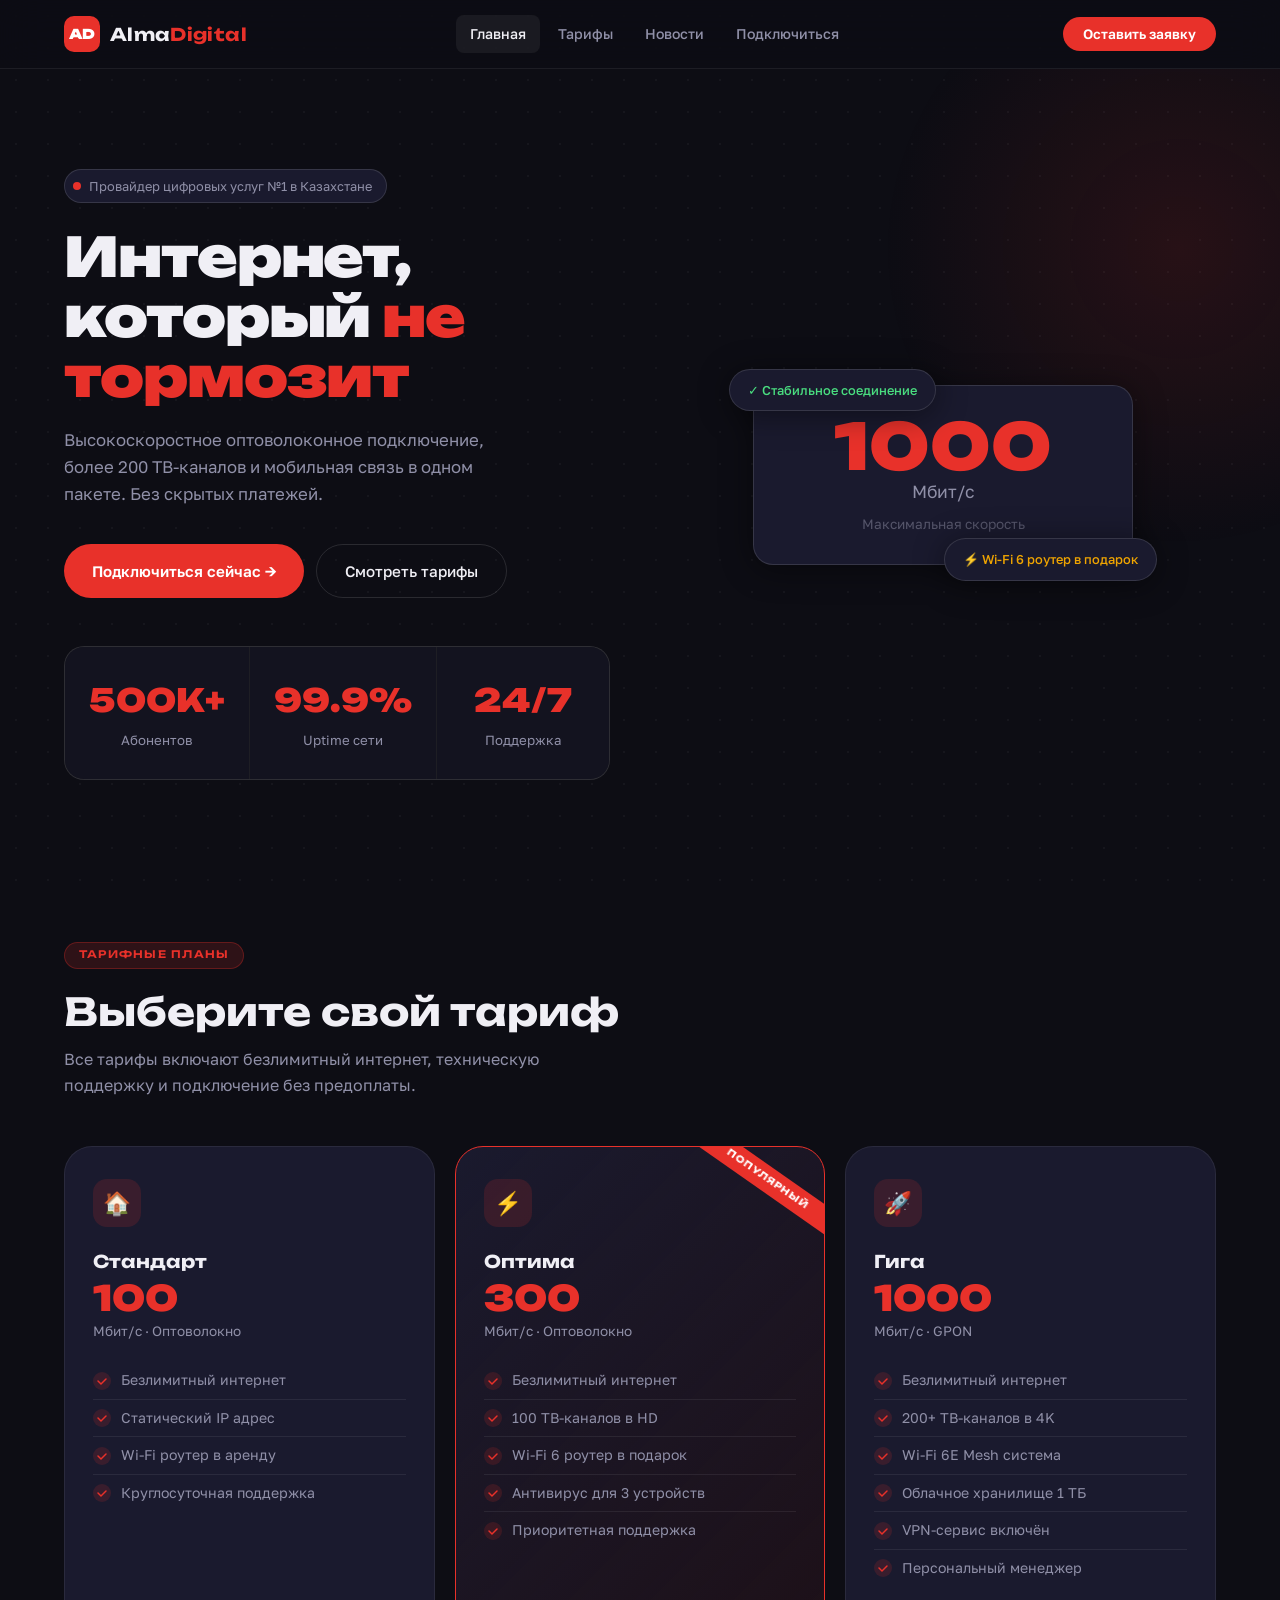
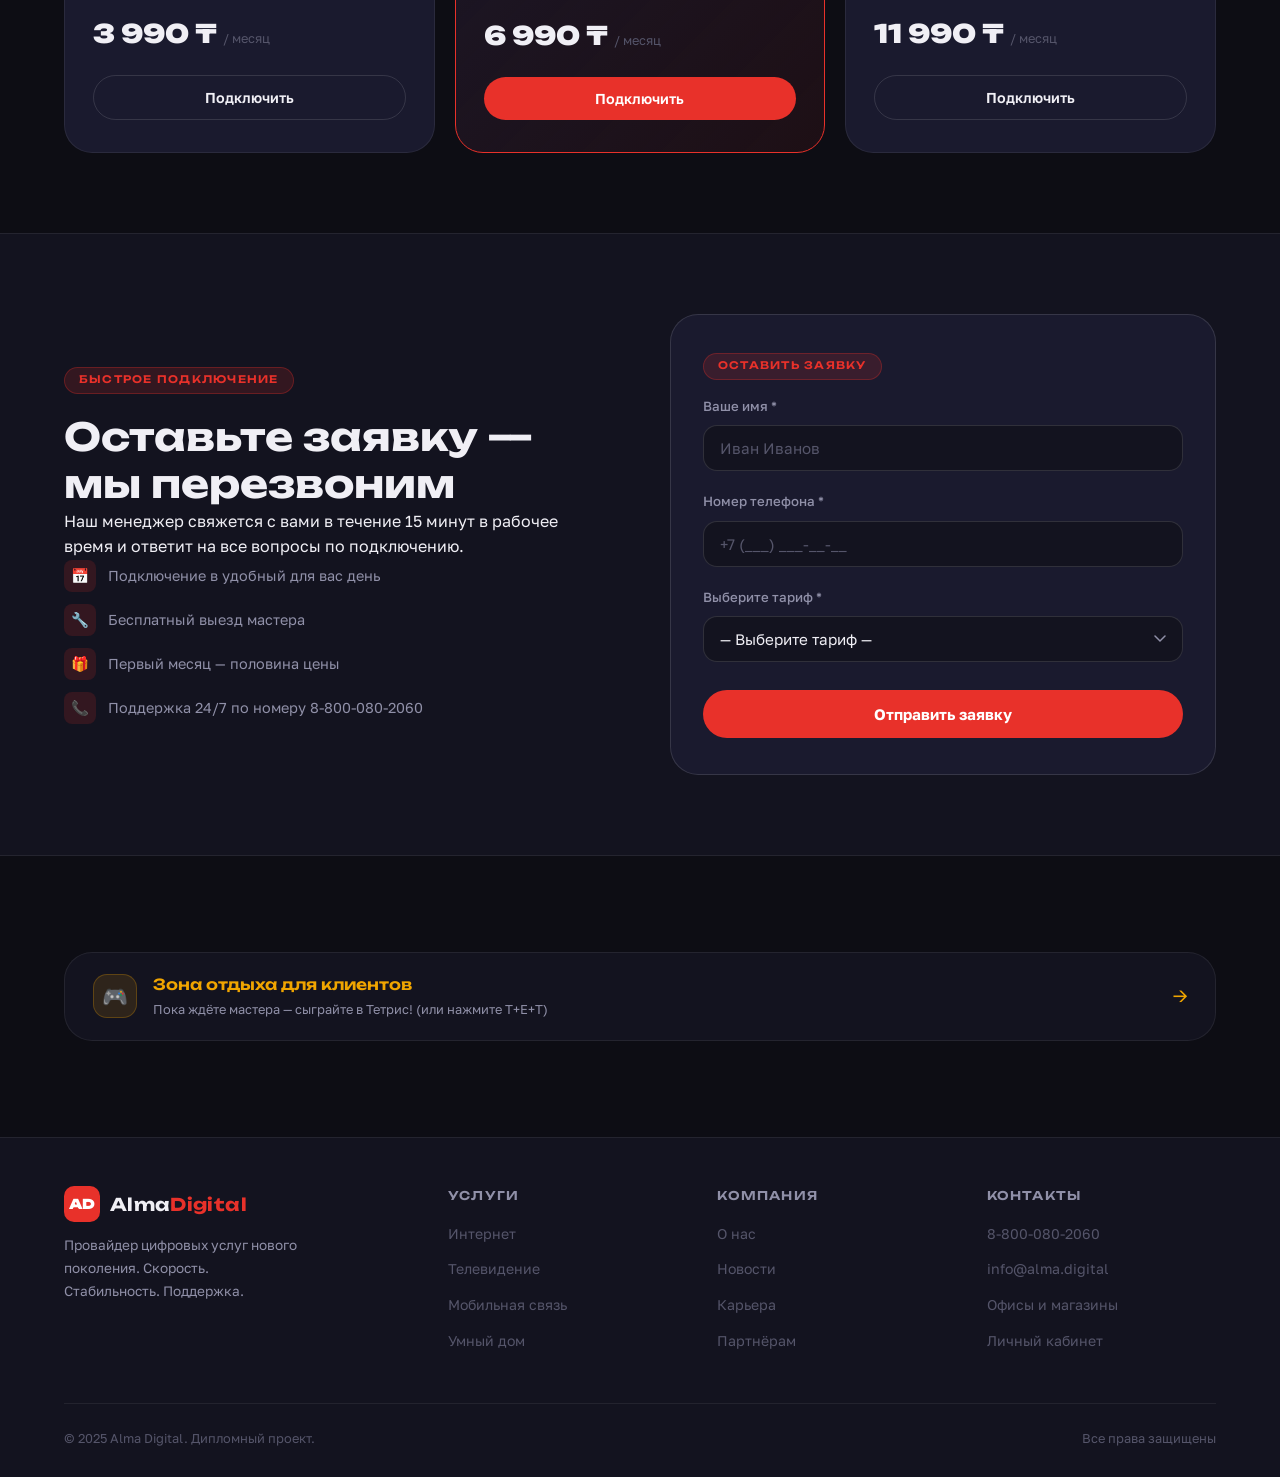
<file: index.html>
<!DOCTYPE html>
<html lang="ru">
<head>
  <meta charset="UTF-8" />
  <meta name="viewport" content="width=device-width, initial-scale=1.0" />
  <title>Alma Digital — Интернет и ТВ нового поколения</title>
  <link rel="stylesheet" href="/static/style.css" />
</head>
<body>

<!-- Прогресс-бар прокрутки -->
<div id="page-progress" style="width:0%"></div>

<!-- ═══════════════════════════════════════════
     ШАПКА
═══════════════════════════════════════════ -->
<header class="header">
  <div class="container">
    <div class="header-inner">
      <!-- Логотип -->
      <a href="/" class="logo">
        <div class="logo-mark">AD</div>
        <span class="logo-text">Alma<span>Digital</span></span>
      </a>

      <!-- Навигация -->
      <nav class="nav">
        <a href="/" class="active">Главная</a>
        <a href="#plans">Тарифы</a>
        <a href="/news">Новости</a>
        <a href="#order">Подключиться</a>
      </nav>

      <!-- CTA-кнопка -->
      <button class="header-cta" onclick="scrollToOrder()">Оставить заявку</button>
    </div>
  </div>
</header>


<!-- ═══════════════════════════════════════════
     HERO
═══════════════════════════════════════════ -->
<section class="hero">
  <div class="container">
    <div class="hero-inner">

      <div class="fade-in">
        <div class="hero-label">
          <span class="hero-label-dot"></span>
          Провайдер цифровых услуг №1 в Казахстане
        </div>

        <h1>Интернет,<br>который <em>не тормозит</em></h1>

        <p class="hero-desc">
          Высокоскоростное оптоволоконное подключение, более 200 ТВ-каналов
          и мобильная связь в одном пакете. Без скрытых платежей.
        </p>

        <div class="hero-actions">
          <button class="btn-primary" onclick="scrollToOrder()">
            Подключиться сейчас →
          </button>
          <a href="#plans" class="btn-secondary">Смотреть тарифы</a>
        </div>

        <!-- Статистика -->
        <div class="stats-row">
          <div class="stat-item">
            <div class="stat-num">500K+</div>
            <div class="stat-label">Абонентов</div>
          </div>
          <div class="stat-item">
            <div class="stat-num">99.9%</div>
            <div class="stat-label">Uptime сети</div>
          </div>
          <div class="stat-item">
            <div class="stat-num">24/7</div>
            <div class="stat-label">Поддержка</div>
          </div>
        </div>
      </div>

      <!-- Визуальная часть Hero -->
      <div class="hero-visual fade-in fade-in-delay-2">
        <div class="hero-card-stack">
          <div class="floating-pill top-left">✓ Стабильное соединение</div>
          <div class="speed-badge">
            <div class="speed-num">1000</div>
            <div class="speed-unit">Мбит/с</div>
            <div class="speed-label">Максимальная скорость</div>
          </div>
          <div class="floating-pill bottom-right">⚡ Wi-Fi 6 роутер в подарок</div>
        </div>
      </div>

    </div>
  </div>
</section>


<!-- ═══════════════════════════════════════════
     ТАРИФЫ
═══════════════════════════════════════════ -->
<section class="section" id="plans">
  <div class="container">
    <div class="tag">Тарифные планы</div>
    <h2 class="section-title">Выберите свой тариф</h2>
    <p class="section-subtitle">
      Все тарифы включают безлимитный интернет, техническую поддержку и подключение без предоплаты.
    </p>

    <div class="plans-grid">

      <!-- Тариф: Стандарт -->
      <div class="plan-card fade-in fade-in-delay-1">
        <div class="plan-icon">🏠</div>
        <div class="plan-name">Стандарт</div>
        <div class="plan-speed">100</div>
        <div class="plan-speed-unit">Мбит/с · Оптоволокно</div>
        <ul class="plan-features">
          <li>Безлимитный интернет</li>
          <li>Статический IP адрес</li>
          <li>Wi-Fi роутер в аренду</li>
          <li>Круглосуточная поддержка</li>
        </ul>
        <div class="plan-price">3 990 ₸ <small>/ месяц</small></div>
        <button class="plan-btn plan-btn-outline" onclick="openOrder('Стандарт 100 Мбит/с')">Подключить</button>
      </div>

      <!-- Тариф: Оптима (рекомендуемый) -->
      <div class="plan-card featured fade-in fade-in-delay-2">
        <div class="plan-icon">⚡</div>
        <div class="plan-name">Оптима</div>
        <div class="plan-speed">300</div>
        <div class="plan-speed-unit">Мбит/с · Оптоволокно</div>
        <ul class="plan-features">
          <li>Безлимитный интернет</li>
          <li>100 ТВ-каналов в HD</li>
          <li>Wi-Fi 6 роутер в подарок</li>
          <li>Антивирус для 3 устройств</li>
          <li>Приоритетная поддержка</li>
        </ul>
        <div class="plan-price">6 990 ₸ <small>/ месяц</small></div>
        <button class="plan-btn plan-btn-filled" onclick="openOrder('Оптима 300 Мбит/с')">Подключить</button>
      </div>

      <!-- Тариф: Гига -->
      <div class="plan-card fade-in fade-in-delay-3">
        <div class="plan-icon">🚀</div>
        <div class="plan-name">Гига</div>
        <div class="plan-speed">1000</div>
        <div class="plan-speed-unit">Мбит/с · GPON</div>
        <ul class="plan-features">
          <li>Безлимитный интернет</li>
          <li>200+ ТВ-каналов в 4K</li>
          <li>Wi-Fi 6E Mesh система</li>
          <li>Облачное хранилище 1 ТБ</li>
          <li>VPN-сервис включён</li>
          <li>Персональный менеджер</li>
        </ul>
        <div class="plan-price">11 990 ₸ <small>/ месяц</small></div>
        <button class="plan-btn plan-btn-outline" onclick="openOrder('Гига 1000 Мбит/с')">Подключить</button>
      </div>

    </div>
  </div>
</section>


<!-- ═══════════════════════════════════════════
     ФОРМА ЗАЯВКИ
═══════════════════════════════════════════ -->
<section class="section order-section" id="order">
  <div class="container">
    <div class="order-inner">

      <!-- Информационная часть -->
      <div>
        <div class="tag">Быстрое подключение</div>
        <h2 class="order-info"><span class="section-title">Оставьте заявку —<br>мы перезвоним</span></h2>
        <p>Наш менеджер свяжется с вами в течение 15 минут в рабочее время и ответит на все вопросы по подключению.</p>
        <ul class="order-perks">
          <li>
            <div class="perk-icon">📅</div>
            Подключение в удобный для вас день
          </li>
          <li>
            <div class="perk-icon">🔧</div>
            Бесплатный выезд мастера
          </li>
          <li>
            <div class="perk-icon">🎁</div>
            Первый месяц — половина цены
          </li>
          <li>
            <div class="perk-icon">📞</div>
            Поддержка 24/7 по номеру 8-800-080-2060
          </li>
        </ul>
      </div>

      <!-- Форма -->
      <div class="order-form" id="orderForm">
        <div class="tag" style="margin-bottom:16px">Оставить заявку</div>

        <div class="form-group">
          <label for="clientName">Ваше имя *</label>
          <input type="text" id="clientName" class="form-control" placeholder="Иван Иванов" required />
        </div>

        <div class="form-group">
          <label for="clientPhone">Номер телефона *</label>
          <input type="tel" id="clientPhone" class="form-control" placeholder="+7 (___) ___-__-__" required />
        </div>

        <div class="form-group">
          <label for="clientService">Выберите тариф *</label>
          <select id="clientService" class="form-control">
            <option value="">— Выберите тариф —</option>
            <option value="Стандарт 100 Мбит/с">Стандарт · 100 Мбит/с · 3 990 ₸</option>
            <option value="Оптима 300 Мбит/с">Оптима · 300 Мбит/с · 6 990 ₸</option>
            <option value="Гига 1000 Мбит/с">Гига · 1 Гбит/с · 11 990 ₸</option>
            <option value="Уточнить у менеджера">Помогите выбрать</option>
          </select>
        </div>

        <button class="form-submit" id="submitBtn" onclick="submitOrder()">
          Отправить заявку
        </button>

        <div class="form-alert" id="formAlert"></div>
      </div>

    </div>
  </div>
</section>


<!-- ═══════════════════════════════════════════
     ЗОНА ОТДЫХА — ТЕТРИС (ПАСХАЛКА)
═══════════════════════════════════════════ -->
<section class="section-sm">
  <div class="container">

    <!-- Плашка-триггер -->
    <div class="game-trigger-bar" id="gameTrigger" onclick="openTetris()">
      <div class="game-trigger-left">
        <div class="game-trigger-icon">🎮</div>
        <div>
          <div class="game-trigger-title">Зона отдыха для клиентов</div>
          <div class="game-trigger-sub">Пока ждёте мастера — сыграйте в Тетрис! (или нажмите T+E+T)</div>
        </div>
      </div>
      <div class="game-trigger-arrow">→</div>
    </div>

  </div>
</section>


<!-- ═══════════════════════════════════════════
     МОДАЛЬНОЕ ОКНО С ТЕТРИСОМ
═══════════════════════════════════════════ -->
<div class="modal-overlay" id="tetrisModal">
  <div class="modal-box">
    <div class="modal-header">
      <div class="modal-title">🎮 Тетрис — Зона отдыха</div>
      <button class="modal-close" onclick="closeTetris()">✕</button>
    </div>

    <div class="tetris-layout">
      <!-- Игровое поле -->
      <canvas id="tetrisCanvas"></canvas>

      <!-- Боковая панель -->
      <div class="tetris-sidebar">
        <div class="t-panel">
          <div class="t-panel-label">Счёт</div>
          <div class="t-panel-val" id="tScore">0</div>
        </div>
        <div class="t-panel">
          <div class="t-panel-label">Уровень</div>
          <div class="t-panel-val" id="tLevel">1</div>
        </div>
        <div class="t-panel">
          <div class="t-panel-label">Линии</div>
          <div class="t-panel-val" id="tLines">0</div>
        </div>
        <div class="t-panel">
          <div class="t-panel-label">Следующая</div>
          <canvas id="nextCanvas"></canvas>
        </div>
        <button class="t-start-btn" id="tStartBtn" onclick="tetrisStart()">СТАРТ</button>
        <div class="t-hint">
          <b>← →</b> движение<br>
          <b>↑</b> поворот<br>
          <b>↓</b> ускорение<br>
          <b>Пробел</b> сброс
        </div>
      </div>
    </div>
  </div>
</div>


<!-- ═══════════════════════════════════════════
     ФУТЕР
═══════════════════════════════════════════ -->
<footer class="footer">
  <div class="container">
    <div class="footer-top">
      <div class="footer-brand">
        <a href="/" class="logo">
          <div class="logo-mark">AD</div>
          <span class="logo-text">Alma<span>Digital</span></span>
        </a>
        <p>Провайдер цифровых услуг нового поколения. Скорость. Стабильность. Поддержка.</p>
      </div>
      <div class="footer-col">
        <h4>Услуги</h4>
        <ul>
          <li><a href="#plans">Интернет</a></li>
          <li><a href="#plans">Телевидение</a></li>
          <li><a href="#plans">Мобильная связь</a></li>
          <li><a href="#plans">Умный дом</a></li>
        </ul>
      </div>
      <div class="footer-col">
        <h4>Компания</h4>
        <ul>
          <li><a href="#">О нас</a></li>
          <li><a href="/news">Новости</a></li>
          <li><a href="#">Карьера</a></li>
          <li><a href="#">Партнёрам</a></li>
        </ul>
      </div>
      <div class="footer-col">
        <h4>Контакты</h4>
        <ul>
          <li><a href="tel:88000802060">8-800-080-2060</a></li>
          <li><a href="mailto:info@alma.digital">info@alma.digital</a></li>
          <li><a href="#">Офисы и магазины</a></li>
          <li><a href="#">Личный кабинет</a></li>
        </ul>
      </div>
    </div>
    <div class="footer-bottom">
      <span class="footer-copy">© 2025 Alma Digital. Дипломный проект.</span>
      <span class="footer-copy">Все права защищены</span>
    </div>
  </div>
</footer>


<!-- ═══════════════════════════════════════════
     СКРИПТЫ
═══════════════════════════════════════════ -->
<script src="/static/script.js"></script>
<script src="/static/tetris.js"></script>

</body>
</html>
</file>
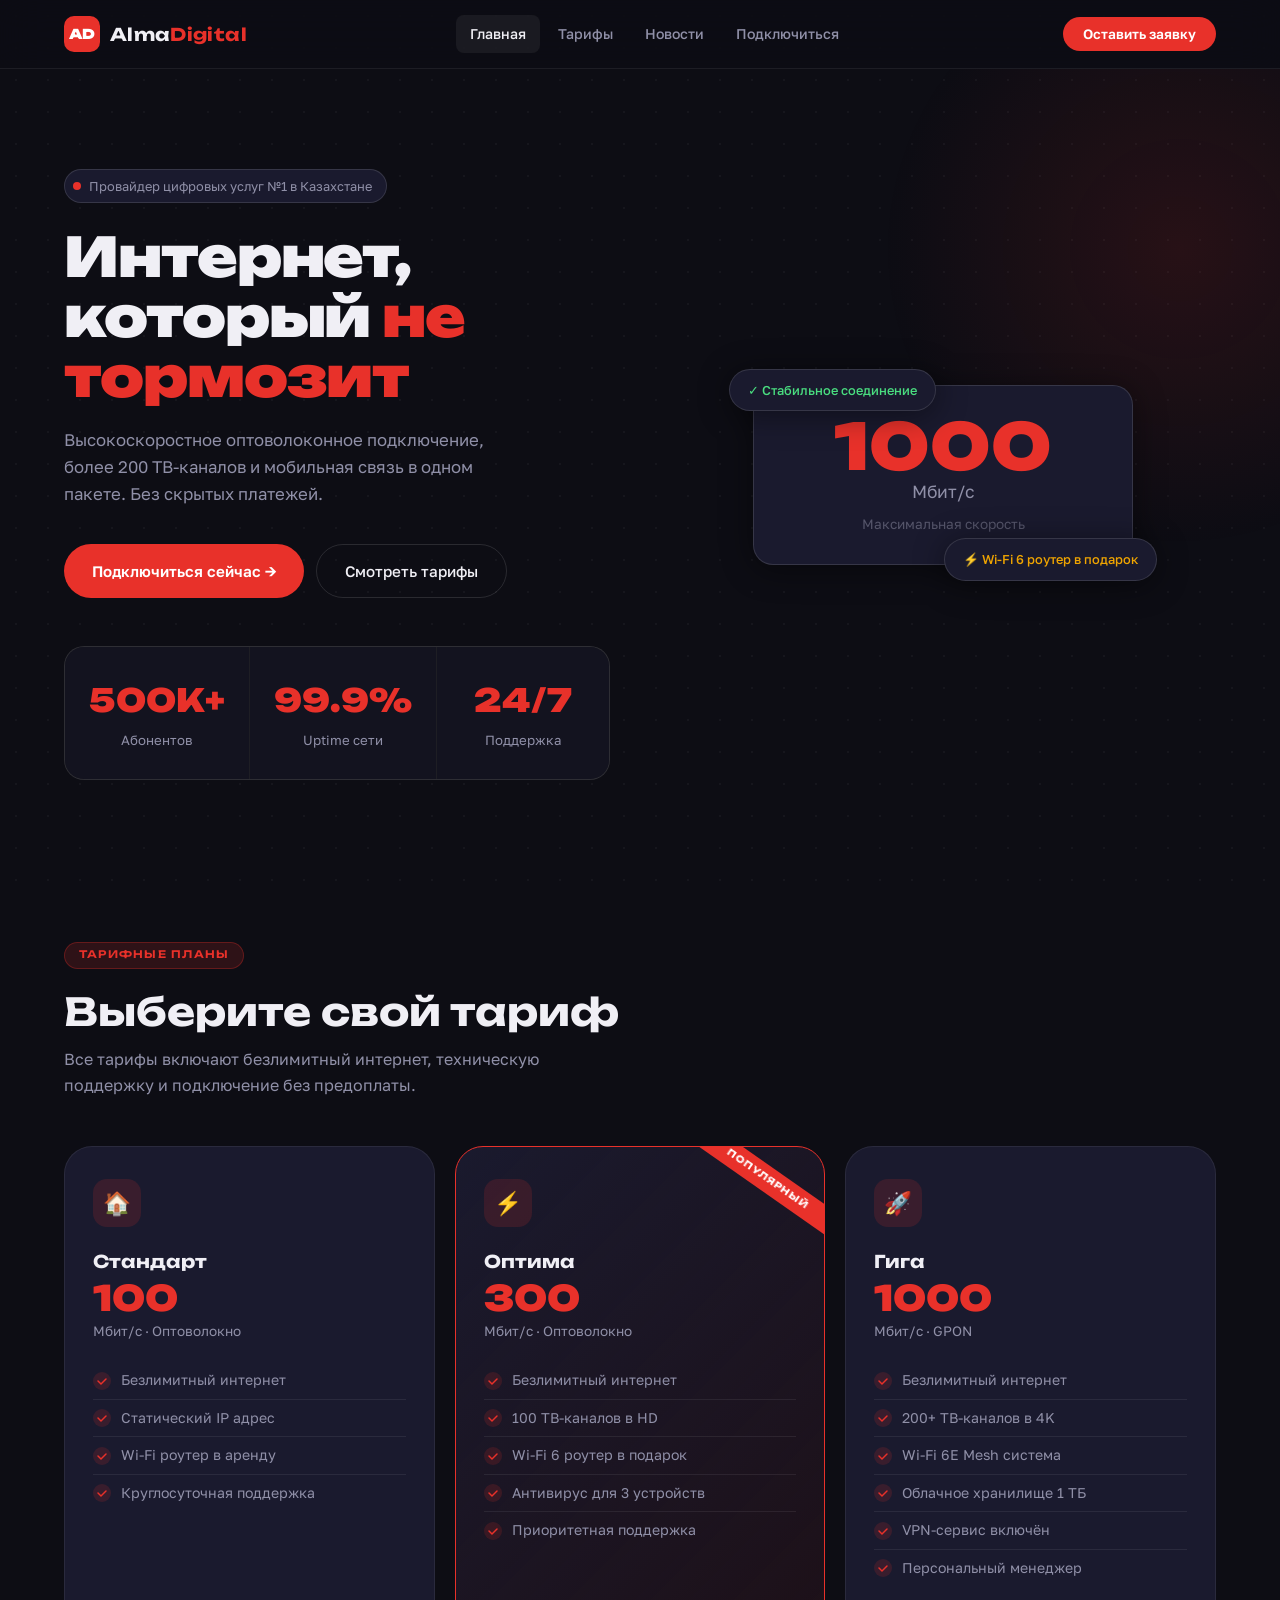
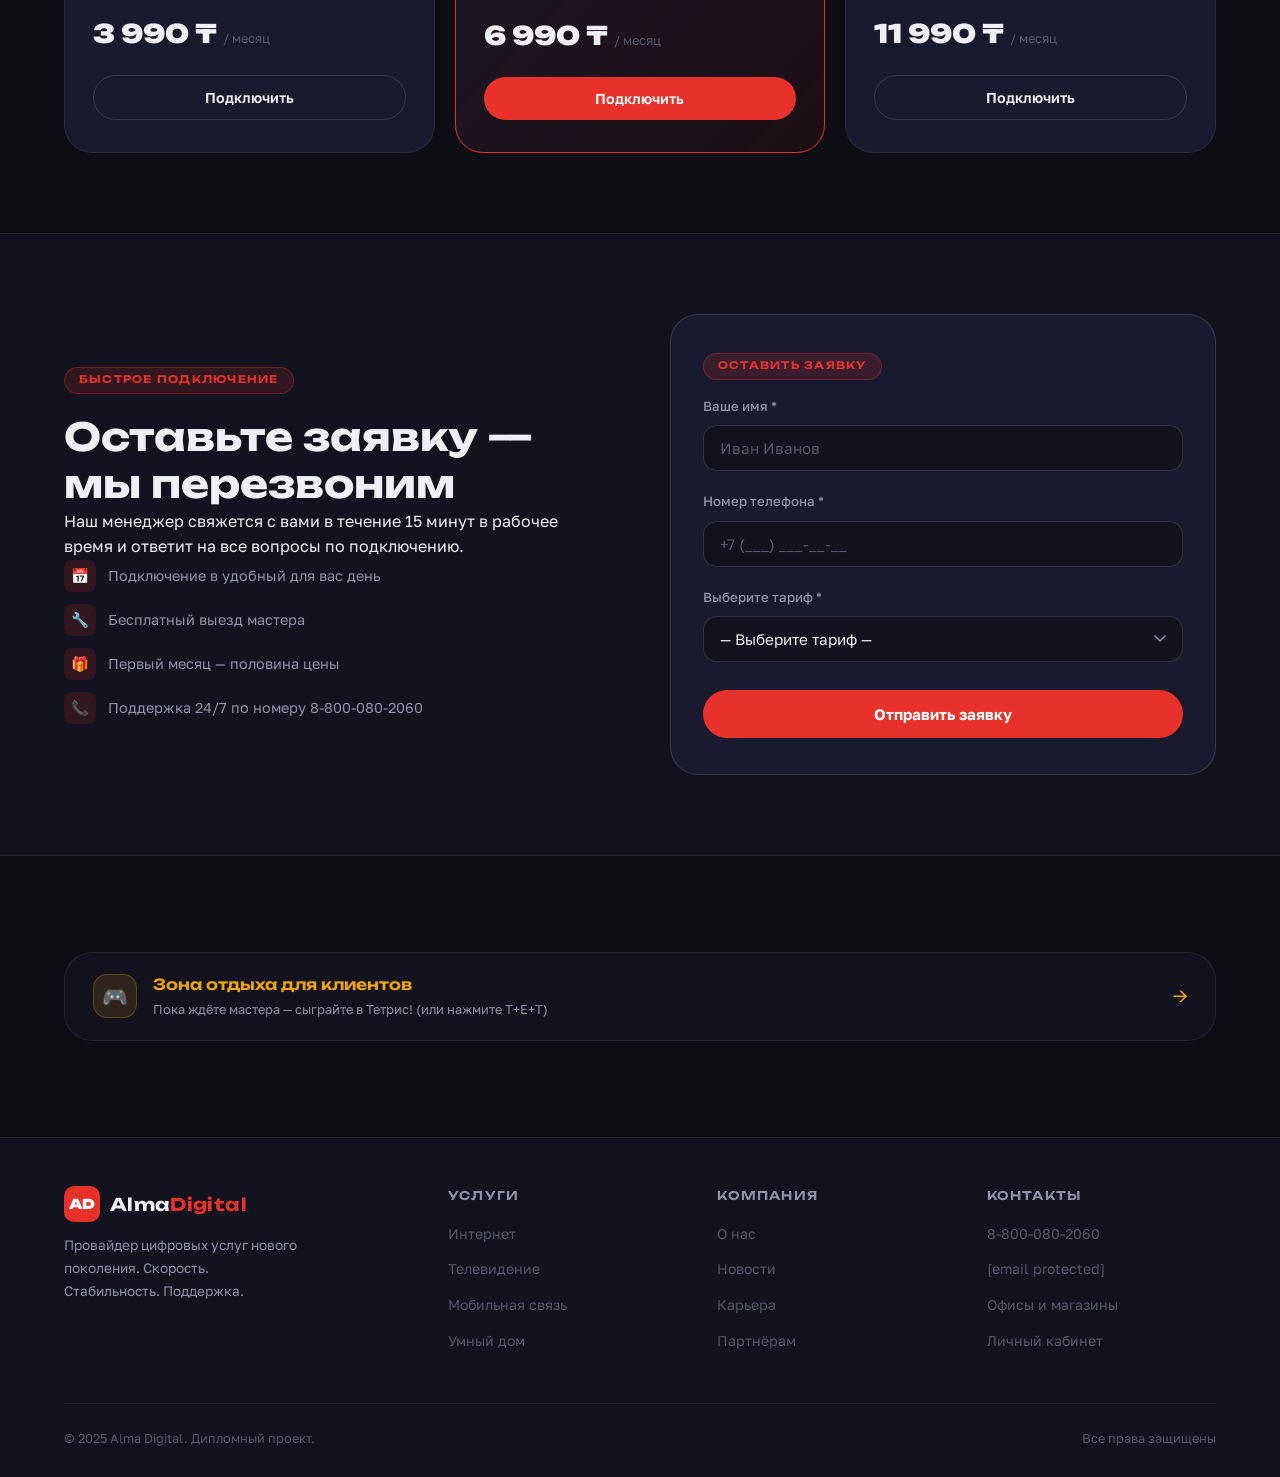
<file: static/index.html>
<!DOCTYPE html>
<html lang="ru">
<head>
  <meta charset="UTF-8" />
  <meta name="viewport" content="width=device-width, initial-scale=1.0" />
  <title>Alma Digital — Интернет и ТВ нового поколения</title>
  <link rel="stylesheet" href="/static/style.css" />
</head>
<body>

<!-- Прогресс-бар прокрутки -->
<div id="page-progress" style="width:0%"></div>

<!-- ═══════════════════════════════════════════
     ШАПКА
═══════════════════════════════════════════ -->
<header class="header">
  <div class="container">
    <div class="header-inner">
      <!-- Логотип -->
      <a href="/" class="logo">
        <div class="logo-mark">AD</div>
        <span class="logo-text">Alma<span>Digital</span></span>
      </a>

      <!-- Навигация -->
      <nav class="nav">
        <a href="/" class="active">Главная</a>
        <a href="#plans">Тарифы</a>
        <a href="/news">Новости</a>
        <a href="#order">Подключиться</a>
      </nav>

      <!-- CTA-кнопка -->
      <button class="header-cta" onclick="scrollToOrder()">Оставить заявку</button>
      <button class="burger" id="burger" onclick="toggleMenu()">
        <span></span><span></span><span></span>
      </button>
    </div>
  </div>
</header>
<nav class="mobile-nav" id="mobileNav">
  <a href="/" class="active">Главная</a>
  <a href="/#plans">Тарифы</a>
  <a href="/news">Новости</a>
  <a href="/cabinet">Кабинет</a>
  <a href="/#order" class="mobile-cta">Оставить заявку</a>
</nav>


<!-- ═══════════════════════════════════════════
     HERO
═══════════════════════════════════════════ -->
<section class="hero">
  <div class="container">
    <div class="hero-inner">

      <div class="fade-in">
        <div class="hero-label">
          <span class="hero-label-dot"></span>
          Провайдер цифровых услуг №1 в Казахстане
        </div>

        <h1>Интернет,<br>который <em>не тормозит</em></h1>

        <p class="hero-desc">
          Высокоскоростное оптоволоконное подключение, более 200 ТВ-каналов
          и мобильная связь в одном пакете. Без скрытых платежей.
        </p>

        <div class="hero-actions">
          <button class="btn-primary" onclick="scrollToOrder()">
            Подключиться сейчас →
          </button>
          <a href="#plans" class="btn-secondary">Смотреть тарифы</a>
        </div>

        <!-- Статистика -->
        <div class="stats-row">
          <div class="stat-item">
            <div class="stat-num">500K+</div>
            <div class="stat-label">Абонентов</div>
          </div>
          <div class="stat-item">
            <div class="stat-num">99.9%</div>
            <div class="stat-label">Uptime сети</div>
          </div>
          <div class="stat-item">
            <div class="stat-num">24/7</div>
            <div class="stat-label">Поддержка</div>
          </div>
        </div>
      </div>

      <!-- Визуальная часть Hero -->
      <div class="hero-visual fade-in fade-in-delay-2">
        <div class="hero-card-stack">
          <div class="floating-pill top-left">✓ Стабильное соединение</div>
          <div class="speed-badge">
            <div class="speed-num">1000</div>
            <div class="speed-unit">Мбит/с</div>
            <div class="speed-label">Максимальная скорость</div>
          </div>
          <div class="floating-pill bottom-right">⚡ Wi-Fi 6 роутер в подарок</div>
        </div>
      </div>

    </div>
  </div>
</section>


<!-- ═══════════════════════════════════════════
     ТАРИФЫ
═══════════════════════════════════════════ -->
<section class="section" id="plans">
  <div class="container">
    <div class="tag">Тарифные планы</div>
    <h2 class="section-title">Выберите свой тариф</h2>
    <p class="section-subtitle">
      Все тарифы включают безлимитный интернет, техническую поддержку и подключение без предоплаты.
    </p>

    <div class="plans-grid">

      <!-- Тариф: Стандарт -->
      <div class="plan-card fade-in fade-in-delay-1">
        <div class="plan-icon">🏠</div>
        <div class="plan-name">Стандарт</div>
        <div class="plan-speed">100</div>
        <div class="plan-speed-unit">Мбит/с · Оптоволокно</div>
        <ul class="plan-features">
          <li>Безлимитный интернет</li>
          <li>Статический IP адрес</li>
          <li>Wi-Fi роутер в аренду</li>
          <li>Круглосуточная поддержка</li>
        </ul>
        <div class="plan-price">3 990 ₸ <small>/ месяц</small></div>
        <button class="plan-btn plan-btn-outline" onclick="openOrder('Стандарт 100 Мбит/с')">Подключить</button>
      </div>

      <!-- Тариф: Оптима (рекомендуемый) -->
      <div class="plan-card featured fade-in fade-in-delay-2">
        <div class="plan-icon">⚡</div>
        <div class="plan-name">Оптима</div>
        <div class="plan-speed">300</div>
        <div class="plan-speed-unit">Мбит/с · Оптоволокно</div>
        <ul class="plan-features">
          <li>Безлимитный интернет</li>
          <li>100 ТВ-каналов в HD</li>
          <li>Wi-Fi 6 роутер в подарок</li>
          <li>Антивирус для 3 устройств</li>
          <li>Приоритетная поддержка</li>
        </ul>
        <div class="plan-price">6 990 ₸ <small>/ месяц</small></div>
        <button class="plan-btn plan-btn-filled" onclick="openOrder('Оптима 300 Мбит/с')">Подключить</button>
      </div>

      <!-- Тариф: Гига -->
      <div class="plan-card fade-in fade-in-delay-3">
        <div class="plan-icon">🚀</div>
        <div class="plan-name">Гига</div>
        <div class="plan-speed">1000</div>
        <div class="plan-speed-unit">Мбит/с · GPON</div>
        <ul class="plan-features">
          <li>Безлимитный интернет</li>
          <li>200+ ТВ-каналов в 4K</li>
          <li>Wi-Fi 6E Mesh система</li>
          <li>Облачное хранилище 1 ТБ</li>
          <li>VPN-сервис включён</li>
          <li>Персональный менеджер</li>
        </ul>
        <div class="plan-price">11 990 ₸ <small>/ месяц</small></div>
        <button class="plan-btn plan-btn-outline" onclick="openOrder('Гига 1000 Мбит/с')">Подключить</button>
      </div>

    </div>
  </div>
</section>


<!-- ═══════════════════════════════════════════
     ФОРМА ЗАЯВКИ
═══════════════════════════════════════════ -->
<section class="section order-section" id="order">
  <div class="container">
    <div class="order-inner">

      <!-- Информационная часть -->
      <div>
        <div class="tag">Быстрое подключение</div>
        <h2 class="order-info"><span class="section-title">Оставьте заявку —<br>мы перезвоним</span></h2>
        <p>Наш менеджер свяжется с вами в течение 15 минут в рабочее время и ответит на все вопросы по подключению.</p>
        <ul class="order-perks">
          <li>
            <div class="perk-icon">📅</div>
            Подключение в удобный для вас день
          </li>
          <li>
            <div class="perk-icon">🔧</div>
            Бесплатный выезд мастера
          </li>
          <li>
            <div class="perk-icon">🎁</div>
            Первый месяц — половина цены
          </li>
          <li>
            <div class="perk-icon">📞</div>
            Поддержка 24/7 по номеру 8-800-080-2060
          </li>
        </ul>
      </div>

      <!-- Форма -->
      <div class="order-form" id="orderForm">
        <div class="tag" style="margin-bottom:16px">Оставить заявку</div>

        <div class="form-group">
          <label for="clientName">Ваше имя *</label>
          <input type="text" id="clientName" class="form-control" placeholder="Иван Иванов" required />
        </div>

        <div class="form-group">
          <label for="clientPhone">Номер телефона *</label>
          <input type="tel" id="clientPhone" class="form-control" placeholder="+7 (___) ___-__-__" required />
        </div>

        <div class="form-group">
          <label for="clientService">Выберите тариф *</label>
          <select id="clientService" class="form-control">
            <option value="">— Выберите тариф —</option>
            <option value="Стандарт 100 Мбит/с">Стандарт · 100 Мбит/с · 3 990 ₸</option>
            <option value="Оптима 300 Мбит/с">Оптима · 300 Мбит/с · 6 990 ₸</option>
            <option value="Гига 1000 Мбит/с">Гига · 1 Гбит/с · 11 990 ₸</option>
            <option value="Уточнить у менеджера">Помогите выбрать</option>
          </select>
        </div>

        <button class="form-submit" id="submitBtn" onclick="submitOrder()">
          Отправить заявку
        </button>

        <div class="form-alert" id="formAlert"></div>
      </div>

    </div>
  </div>
</section>


<!-- ═══════════════════════════════════════════
     ЗОНА ОТДЫХА — ТЕТРИС (ПАСХАЛКА)
═══════════════════════════════════════════ -->
<section class="section-sm">
  <div class="container">

    <!-- Плашка-триггер -->
    <div class="game-trigger-bar" id="gameTrigger" onclick="openTetris()">
      <div class="game-trigger-left">
        <div class="game-trigger-icon">🎮</div>
        <div>
          <div class="game-trigger-title">Зона отдыха для клиентов</div>
          <div class="game-trigger-sub">Пока ждёте мастера — сыграйте в Тетрис! (или нажмите T+E+T)</div>
        </div>
      </div>
      <div class="game-trigger-arrow">→</div>
    </div>

  </div>
</section>


<!-- ═══════════════════════════════════════════
     МОДАЛЬНОЕ ОКНО С ТЕТРИСОМ
═══════════════════════════════════════════ -->
<div class="modal-overlay" id="tetrisModal">
  <div class="modal-box">
    <div class="modal-header">
      <div class="modal-title">🎮 Тетрис — Зона отдыха</div>
      <button class="modal-close" onclick="closeTetris()">✕</button>
    </div>

    <div class="tetris-layout">
      <!-- Игровое поле -->
      <canvas id="tetrisCanvas"></canvas>

      <!-- Боковая панель -->
      <div class="tetris-sidebar">
        <div class="t-panel">
          <div class="t-panel-label">Счёт</div>
          <div class="t-panel-val" id="tScore">0</div>
        </div>
        <div class="t-panel">
          <div class="t-panel-label">Уровень</div>
          <div class="t-panel-val" id="tLevel">1</div>
        </div>
        <div class="t-panel">
          <div class="t-panel-label">Линии</div>
          <div class="t-panel-val" id="tLines">0</div>
        </div>
        <div class="t-panel">
          <div class="t-panel-label">Следующая</div>
          <canvas id="nextCanvas"></canvas>
        </div>
        <button class="t-start-btn" id="tStartBtn" onclick="tetrisStart()">СТАРТ</button>
        <div class="t-hint">
          <b>← →</b> движение<br>
          <b>↑</b> поворот<br>
          <b>↓</b> ускорение<br>
          <b>Пробел</b> сброс
        </div>
      </div>
    </div>
  </div>
</div>


<!-- ═══════════════════════════════════════════
     ФУТЕР
═══════════════════════════════════════════ -->
<footer class="footer">
  <div class="container">
    <div class="footer-top">
      <div class="footer-brand">
        <a href="/" class="logo">
          <div class="logo-mark">AD</div>
          <span class="logo-text">Alma<span>Digital</span></span>
        </a>
        <p>Провайдер цифровых услуг нового поколения. Скорость. Стабильность. Поддержка.</p>
      </div>
      <div class="footer-col">
        <h4>Услуги</h4>
        <ul>
          <li><a href="#plans">Интернет</a></li>
          <li><a href="#plans">Телевидение</a></li>
          <li><a href="#plans">Мобильная связь</a></li>
          <li><a href="#plans">Умный дом</a></li>
        </ul>
      </div>
      <div class="footer-col">
        <h4>Компания</h4>
        <ul>
          <li><a href="#">О нас</a></li>
          <li><a href="/news">Новости</a></li>
          <li><a href="#">Карьера</a></li>
          <li><a href="#">Партнёрам</a></li>
        </ul>
      </div>
      <div class="footer-col">
        <h4>Контакты</h4>
        <ul>
          <li><a href="tel:88000802060">8-800-080-2060</a></li>
          <li><a href="/cdn-cgi/l/email-protection#355c5b535a75545958541b515c525c415459"><span class="__cf_email__" data-cfemail="b7ded9d1d8f7d6dbdad699d3ded0dec3d6db">[email&#160;protected]</span></a></li>
          <li><a href="#">Офисы и магазины</a></li>
          <li><a href="#">Личный кабинет</a></li>
        </ul>
      </div>
    </div>
    <div class="footer-bottom">
      <span class="footer-copy">© 2025 Alma Digital. Дипломный проект.</span>
      <span class="footer-copy">Все права защищены</span>
    </div>
  </div>
</footer>


<!-- ═══════════════════════════════════════════
     СКРИПТЫ
══════════════════════════════════�
</file>
<file: static/style.css>
/* =============================================================================
   style.css — Стили веб-приложения Alma Digital
   Дизайн вдохновлён Alma+: тёмная тема, крупная типографика, premium-чувство
   ============================================================================= */

/* ─── Google Fonts ─────────────────────────────────────────────────────────── */
@import url('https://fonts.googleapis.com/css2?family=Golos+Text:wght@400;500;600;700;900&family=Unbounded:wght@400;600;700;900&display=swap');

/* ─── CSS-переменные (дизайн-токены) ────────────────────────────────────────── */
:root {
  --bg-base:      #0d0d14;
  --bg-surface:   #13131f;
  --bg-card:      #1a1a2e;
  --bg-card-hover:#1f1f38;
  --border:       rgba(255,255,255,0.07);
  --border-light: rgba(255,255,255,0.12);

  --accent:       #e8312a;   /* Красный — как у Alma */
  --accent-soft:  rgba(232,49,42,0.15);
  --accent-glow:  rgba(232,49,42,0.35);
  --gold:         #f0a500;
  --gold-soft:    rgba(240,165,0,0.12);

  --text-primary:   #f0eff5;
  --text-secondary: #9090a8;
  --text-muted:     #55556a;

  --radius-sm: 8px;
  --radius-md: 14px;
  --radius-lg: 20px;
  --radius-xl: 28px;

  --font-display: 'Unbounded', sans-serif;
  --font-body:    'Golos Text', sans-serif;

  --transition: 0.22s cubic-bezier(0.4, 0, 0.2, 1);
  --shadow-card: 0 4px 32px rgba(0,0,0,0.45);
  --shadow-glow: 0 0 40px rgba(232,49,42,0.25);
}

/* ─── Сброс и базовые стили ─────────────────────────────────────────────────── */
*, *::before, *::after { box-sizing: border-box; margin: 0; padding: 0; }

html { scroll-behavior: smooth; }

body {
  font-family: var(--font-body);
  background: var(--bg-base);
  color: var(--text-primary);
  line-height: 1.6;
  min-height: 100vh;
  overflow-x: hidden;
}

/* Тонкий фоновый узор — сетка точек */
body::before {
  content: '';
  position: fixed;
  inset: 0;
  background-image: radial-gradient(circle, rgba(255,255,255,0.04) 1px, transparent 1px);
  background-size: 32px 32px;
  pointer-events: none;
  z-index: 0;
}

a { color: inherit; text-decoration: none; }
img { max-width: 100%; display: block; }
button { cursor: pointer; font-family: var(--font-body); }

/* ─── УТИЛИТЫ ────────────────────────────────────────────────────────────────── */
.container {
  max-width: 1200px;
  margin: 0 auto;
  padding: 0 24px;
  position: relative;
  z-index: 1;
}

.section { padding: 80px 0; }
.section-sm { padding: 48px 0; }

.tag {
  display: inline-block;
  font-family: var(--font-display);
  font-size: 0.65rem;
  font-weight: 600;
  letter-spacing: 0.12em;
  text-transform: uppercase;
  color: var(--accent);
  background: var(--accent-soft);
  border: 1px solid rgba(232,49,42,0.3);
  border-radius: 100px;
  padding: 4px 14px;
  margin-bottom: 20px;
}

.section-title {
  font-family: var(--font-display);
  font-size: clamp(1.6rem, 3.5vw, 2.4rem);
  font-weight: 700;
  line-height: 1.2;
  margin-bottom: 12px;
}

.section-subtitle {
  color: var(--text-secondary);
  font-size: 1rem;
  max-width: 560px;
  margin-bottom: 48px;
}

/* ─── ШАПКА (HEADER) ─────────────────────────────────────────────────────────── */
.header {
  position: sticky;
  top: 0;
  z-index: 100;
  background: rgba(13,13,20,0.85);
  backdrop-filter: blur(20px);
  -webkit-backdrop-filter: blur(20px);
  border-bottom: 1px solid var(--border);
}

.header-inner {
  display: flex;
  align-items: center;
  justify-content: space-between;
  height: 68px;
  gap: 24px;
}

/* Логотип */
.logo {
  display: flex;
  align-items: center;
  gap: 10px;
  flex-shrink: 0;
}

.logo-mark {
  width: 36px;
  height: 36px;
  background: var(--accent);
  border-radius: 10px;
  display: flex;
  align-items: center;
  justify-content: center;
  font-family: var(--font-display);
  font-weight: 900;
  font-size: 0.85rem;
  color: #fff;
  letter-spacing: -0.03em;
}

.logo-text {
  font-family: var(--font-display);
  font-weight: 700;
  font-size: 1.1rem;
  letter-spacing: 0.02em;
}

.logo-text span { color: var(--accent); }

/* Навигация */
.nav {
  display: flex;
  align-items: center;
  gap: 4px;
}

.nav a {
  font-size: 0.88rem;
  font-weight: 500;
  color: var(--text-secondary);
  padding: 8px 14px;
  border-radius: var(--radius-sm);
  transition: color var(--transition), background var(--transition);
}

.nav a:hover,
.nav a.active {
  color: var(--text-primary);
  background: rgba(255,255,255,0.06);
}

/* Кнопка в шапке */
.header-cta {
  background: var(--accent);
  color: #fff;
  font-weight: 600;
  font-size: 0.85rem;
  padding: 9px 20px;
  border-radius: 100px;
  border: none;
  transition: background var(--transition), box-shadow var(--transition);
  white-space: nowrap;
}

.header-cta:hover {
  background: #ff4038;
  box-shadow: var(--shadow-glow);
}

/* ─── HERO-СЕКЦИЯ ─────────────────────────────────────────────────────────────── */
.hero {
  padding: 100px 0 80px;
  position: relative;
  overflow: hidden;
}

/* Фоновые декоративные блобы */
.hero::after {
  content: '';
  position: absolute;
  top: -120px;
  right: -200px;
  width: 600px;
  height: 600px;
  background: radial-gradient(circle, rgba(232,49,42,0.12) 0%, transparent 70%);
  pointer-events: none;
}

.hero-inner {
  display: grid;
  grid-template-columns: 1fr 1fr;
  align-items: center;
  gap: 60px;
}

.hero-label {
  display: inline-flex;
  align-items: center;
  gap: 8px;
  font-size: 0.8rem;
  color: var(--text-secondary);
  background: var(--bg-card);
  border: 1px solid var(--border-light);
  border-radius: 100px;
  padding: 6px 14px 6px 8px;
  margin-bottom: 24px;
}

.hero-label-dot {
  width: 8px;
  height: 8px;
  background: var(--accent);
  border-radius: 50%;
  animation: pulse 2s infinite;
}

@keyframes pulse {
  0%, 100% { opacity: 1; transform: scale(1); }
  50% { opacity: 0.5; transform: scale(0.8); }
}

.hero h1 {
  font-family: var(--font-display);
  font-size: clamp(2rem, 4.5vw, 3.4rem);
  font-weight: 900;
  line-height: 1.1;
  letter-spacing: -0.02em;
  margin-bottom: 20px;
}

.hero h1 em {
  font-style: normal;
  color: var(--accent);
}

.hero-desc {
  color: var(--text-secondary);
  font-size: 1.05rem;
  margin-bottom: 36px;
  max-width: 440px;
}

.hero-actions {
  display: flex;
  gap: 12px;
  flex-wrap: wrap;
}

/* Первичная кнопка */
.btn-primary {
  display: inline-flex;
  align-items: center;
  gap: 8px;
  background: var(--accent);
  color: #fff;
  font-weight: 600;
  font-size: 0.95rem;
  padding: 14px 28px;
  border-radius: 100px;
  border: none;
  transition: background var(--transition), box-shadow var(--transition), transform var(--transition);
}
.btn-primary:hover {
  background: #ff4038;
  box-shadow: var(--shadow-glow);
  transform: translateY(-1px);
}
.btn-primary:active { transform: scale(0.98); }

/* Вторичная кнопка */
.btn-secondary {
  display: inline-flex;
  align-items: center;
  gap: 8px;
  background: transparent;
  color: var(--text-primary);
  font-weight: 500;
  font-size: 0.95rem;
  padding: 14px 28px;
  border-radius: 100px;
  border: 1px solid var(--border-light);
  transition: background var(--transition), border-color var(--transition);
}
.btn-secondary:hover {
  background: rgba(255,255,255,0.06);
  border-color: rgba(255,255,255,0.2);
}

/* Иллюстрация в Hero */
.hero-visual {
  position: relative;
  display: flex;
  justify-content: center;
}

.hero-card-stack {
  position: relative;
  width: 100%;
  max-width: 380px;
}

.speed-badge {
  background: var(--bg-card);
  border: 1px solid var(--border-light);
  border-radius: var(--radius-lg);
  padding: 28px 32px;
  text-align: center;
  box-shadow: var(--shadow-card);
}

.speed-num {
  font-family: var(--font-display);
  font-size: 4rem;
  font-weight: 900;
  line-height: 1;
  color: var(--accent);
}

.speed-unit {
  font-size: 1.1rem;
  color: var(--text-secondary);
  margin-bottom: 8px;
}

.speed-label {
  font-size: 0.85rem;
  color: var(--text-muted);
}

.floating-pill {
  position: absolute;
  background: var(--bg-card);
  border: 1px solid var(--border-light);
  border-radius: 100px;
  padding: 10px 18px;
  font-size: 0.8rem;
  font-weight: 500;
  white-space: nowrap;
  box-shadow: var(--shadow-card);
}

.floating-pill.top-left {
  top: -16px;
  left: -24px;
  color: #4ade80;
}
.floating-pill.bottom-right {
  bottom: -16px;
  right: -24px;
  color: var(--gold);
}

/* ─── СТАТИСТИКА ─────────────────────────────────────────────────────────────── */
.stats-row {
  display: grid;
  grid-template-columns: repeat(3, 1fr);
  gap: 1px;
  background: var(--border);
  border: 1px solid var(--border);
  border-radius: var(--radius-lg);
  overflow: hidden;
  margin-top: 48px;
}

.stat-item {
  background: var(--bg-surface);
  padding: 28px 24px;
  text-align: center;
  transition: background var(--transition);
}

.stat-item:hover { background: var(--bg-card); }

.stat-num {
  font-family: var(--font-display);
  font-size: 2rem;
  font-weight: 900;
  color: var(--accent);
  margin-bottom: 4px;
}

.stat-label {
  font-size: 0.83rem;
  color: var(--text-secondary);
}

/* ─── ТАРИФЫ ─────────────────────────────────────────────────────────────────── */
.plans-grid {
  display: grid;
  grid-template-columns: repeat(auto-fill, minmax(280px, 1fr));
  gap: 20px;
}

.plan-card {
  background: var(--bg-card);
  border: 1px solid var(--border);
  border-radius: var(--radius-xl);
  padding: 32px 28px;
  display: flex;
  flex-direction: column;
  transition: border-color var(--transition), transform var(--transition), box-shadow var(--transition);
  position: relative;
  overflow: hidden;
}

.plan-card:hover {
  border-color: var(--border-light);
  transform: translateY(-4px);
  box-shadow: var(--shadow-card);
}

/* Рекомендуемый тариф */
.plan-card.featured {
  border-color: var(--accent);
  background: linear-gradient(135deg, var(--bg-card) 0%, rgba(232,49,42,0.08) 100%);
}

.plan-card.featured::before {
  content: 'ПОПУЛЯРНЫЙ';
  position: absolute;
  top: 20px;
  right: -28px;
  font-family: var(--font-display);
  font-size: 0.58rem;
  font-weight: 700;
  letter-spacing: 0.1em;
  background: var(--accent);
  color: #fff;
  padding: 5px 36px;
  transform: rotate(35deg);
}

.plan-icon {
  width: 48px;
  height: 48px;
  background: var(--accent-soft);
  border-radius: var(--radius-md);
  display: flex;
  align-items: center;
  justify-content: center;
  font-size: 1.4rem;
  margin-bottom: 20px;
}

.plan-name {
  font-family: var(--font-display);
  font-size: 1.1rem;
  font-weight: 700;
  margin-bottom: 6px;
}

.plan-speed {
  font-family: var(--font-display);
  font-size: 2.2rem;
  font-weight: 900;
  color: var(--accent);
  line-height: 1;
  margin-bottom: 4px;
}

.plan-speed-unit {
  font-size: 0.85rem;
  color: var(--text-secondary);
  margin-bottom: 20px;
}

.plan-features {
  list-style: none;
  flex: 1;
  margin-bottom: 28px;
}

.plan-features li {
  display: flex;
  align-items: center;
  gap: 10px;
  font-size: 0.88rem;
  color: var(--text-secondary);
  padding: 7px 0;
  border-bottom: 1px solid var(--border);
}

.plan-features li:last-child { border-bottom: none; }

.plan-features li::before {
  content: '';
  width: 18px;
  height: 18px;
  flex-shrink: 0;
  background: var(--accent-soft);
  border-radius: 50%;
  background-image: url("data:image/svg+xml,%3Csvg xmlns='http://www.w3.org/2000/svg' viewBox='0 0 12 12'%3E%3Cpath d='M2 6l3 3 5-5' stroke='%23e8312a' stroke-width='1.5' fill='none' stroke-linecap='round'/%3E%3C/svg%3E");
  background-size: 12px;
  background-repeat: no-repeat;
  background-position: center;
}

.plan-price {
  font-family: var(--font-display);
  font-size: 1.6rem;
  font-weight: 900;
  margin-bottom: 4px;
}

.plan-price small {
  font-family: var(--font-body);
  font-size: 0.8rem;
  font-weight: 400;
  color: var(--text-muted);
}

.plan-btn {
  width: 100%;
  padding: 13px;
  border-radius: 100px;
  font-weight: 600;
  font-size: 0.9rem;
  border: none;
  margin-top: 16px;
  transition: background var(--transition), box-shadow var(--transition);
}

.plan-btn-outline {
  background: transparent;
  border: 1px solid var(--border-light);
  color: var(--text-primary);
}
.plan-btn-outline:hover {
  background: rgba(255,255,255,0.07);
  border-color: var(--accent);
  color: var(--accent);
}

.plan-btn-filled {
  background: var(--accent);
  color: #fff;
}
.plan-btn-filled:hover {
  background: #ff4038;
  box-shadow: var(--shadow-glow);
}

/* ─── ФОРМА ЗАЯВКИ ────────────────────────────────────────────────────────────── */
.order-section {
  background: var(--bg-surface);
  border-top: 1px solid var(--border);
  border-bottom: 1px solid var(--border);
}

.order-inner {
  display: grid;
  grid-template-columns: 1fr 1fr;
  gap: 60px;
  align-items: center;
}

.order-info h2 {
  font-family: var(--font-display);
  font-size: clamp(1.5rem, 3vw, 2rem);
  font-weight: 700;
  line-height: 1.2;
  margin-bottom: 16px;
}

.order-info p {
  color: var(--text-secondary);
  margin-bottom: 28px;
}

.order-perks {
  list-style: none;
  display: flex;
  flex-direction: column;
  gap: 12px;
}

.order-perks li {
  display: flex;
  align-items: center;
  gap: 12px;
  font-size: 0.9rem;
  color: var(--text-secondary);
}

.perk-icon {
  width: 32px;
  height: 32px;
  flex-shrink: 0;
  background: var(--accent-soft);
  border-radius: var(--radius-sm);
  display: flex;
  align-items: center;
  justify-content: center;
  font-size: 0.9rem;
}

/* Форма */
.order-form {
  background: var(--bg-card);
  border: 1px solid var(--border-light);
  border-radius: var(--radius-xl);
  padding: 36px 32px;
}

.form-group {
  margin-bottom: 20px;
}

.form-group label {
  display: block;
  font-size: 0.83rem;
  font-weight: 500;
  color: var(--text-secondary);
  margin-bottom: 8px;
}

.form-control {
  width: 100%;
  background: var(--bg-surface);
  border: 1px solid var(--border-light);
  border-radius: var(--radius-md);
  color: var(--text-primary);
  font-family: var(--font-body);
  font-size: 0.95rem;
  padding: 13px 16px;
  outline: none;
  transition: border-color var(--transition), box-shadow var(--transition);
}

.form-control:focus {
  border-color: var(--accent);
  box-shadow: 0 0 0 3px var(--accent-soft);
}

.form-control::placeholder { color: var(--text-muted); }

select.form-control {
  appearance: none;
  background-image: url("data:image/svg+xml,%3Csvg xmlns='http://www.w3.org/2000/svg' width='12' height='8' viewBox='0 0 12 8'%3E%3Cpath d='M1 1l5 5 5-5' stroke='%239090a8' stroke-width='1.5' fill='none' stroke-linecap='round'/%3E%3C/svg%3E");
  background-repeat: no-repeat;
  background-position: right 16px center;
  cursor: pointer;
}

select.form-control option {
  background: var(--bg-card);
  color: var(--text-primary);
}

.form-submit {
  width: 100%;
  padding: 15px;
  background: var(--accent);
  color: #fff;
  font-weight: 700;
  font-size: 0.95rem;
  border: none;
  border-radius: 100px;
  margin-top: 8px;
  transition: background var(--transition), box-shadow var(--transition), transform var(--transition);
}
.form-submit:hover {
  background: #ff4038;
  box-shadow: var(--shadow-glow);
  transform: translateY(-1px);
}
.form-submit:active { transform: scale(0.98); }
.form-submit:disabled { opacity: 0.6; cursor: not-allowed; transform: none; }

/* Уведомление об успехе/ошибке */
.form-alert {
  padding: 13px 16px;
  border-radius: var(--radius-md);
  font-size: 0.88rem;
  font-weight: 500;
  margin-top: 16px;
  display: none;
}
.form-alert.success {
  background: rgba(74, 222, 128, 0.1);
  border: 1px solid rgba(74, 222, 128, 0.3);
  color: #4ade80;
  display: block;
}
.form-alert.error {
  background: rgba(232,49,42,0.1);
  border: 1px solid rgba(232,49,42,0.3);
  color: #ff6b6b;
  display: block;
}

/* ─── НОВОСТНЫЕ КАРТОЧКИ ──────────────────────────────────────────────────────── */
.news-grid {
  display: grid;
  grid-template-columns: repeat(auto-fill, minmax(340px, 1fr));
  gap: 20px;
}

.news-card {
  background: var(--bg-card);
  border: 1px solid var(--border);
  border-radius: var(--radius-xl);
  overflow: hidden;
  display: flex;
  flex-direction: column;
  transition: border-color var(--transition), transform var(--transition);
  cursor: pointer;
}
.news-card:hover {
  border-color: var(--border-light);
  transform: translateY(-3px);
}

.news-card-img {
  height: 180px;
  background: linear-gradient(135deg, var(--bg-surface) 0%, var(--bg-card-hover) 100%);
  display: flex;
  align-items: center;
  justify-content: center;
  font-size: 2.5rem;
  border-bottom: 1px solid var(--border);
  flex-shrink: 0;
}

.news-card-body {
  padding: 24px;
  flex: 1;
  display: flex;
  flex-direction: column;
}

.news-card-meta {
  display: flex;
  align-items: center;
  justify-content: space-between;
  margin-bottom: 12px;
}

.news-cat-badge {
  font-size: 0.7rem;
  font-weight: 600;
  letter-spacing: 0.08em;
  text-transform: uppercase;
  color: var(--accent);
  background: var(--accent-soft);
  padding: 3px 10px;
  border-radius: 100px;
}

.news-date {
  font-size: 0.78rem;
  color: var(--text-muted);
}

.news-card-title {
  font-family: var(--font-display);
  font-size: 0.95rem;
  font-weight: 600;
  line-height: 1.4;
  margin-bottom: 10px;
  color: var(--text-primary);
}

.news-card-text {
  font-size: 0.85rem;
  color: var(--text-secondary);
  line-height: 1.6;
  flex: 1;
  display: -webkit-box;
  -webkit-line-clamp: 3;
  -webkit-box-orient: vertical;
  overflow: hidden;
}

/* Фильтры категорий на странице новостей */
.news-filters {
  display: flex;
  gap: 8px;
  flex-wrap: wrap;
  margin-bottom: 36px;
}

.filter-btn {
  background: var(--bg-card);
  border: 1px solid var(--border);
  border-radius: 100px;
  color: var(--text-secondary);
  font-family: var(--font-body);
  font-size: 0.85rem;
  font-weight: 500;
  padding: 8px 18px;
  transition: all var(--transition);
}
.filter-btn:hover {
  border-color: var(--border-light);
  color: var(--text-primary);
}
.filter-btn.active {
  background: var(--accent);
  border-color: var(--accent);
  color: #fff;
}

/* Скелетон-загрузчик */
@keyframes shimmer {
  0% { background-position: -400px 0; }
  100% { background-position: 400px 0; }
}

.skeleton {
  background: linear-gradient(90deg, var(--bg-card) 25%, var(--bg-card-hover) 50%, var(--bg-card) 75%);
  background-size: 400px 100%;
  animation: shimmer 1.4s infinite linear;
  border-radius: var(--radius-md);
}

.skeleton-card {
  height: 320px;
  border-radius: var(--radius-xl);
}

/* ─── ИГРОВАЯ ЗОНА (ПАСХАЛКА — ТЕТРИС) ──────────────────────────────────────── */
.game-trigger-bar {
  background: var(--bg-surface);
  border: 1px solid var(--border);
  border-radius: var(--radius-xl);
  padding: 20px 28px;
  display: flex;
  align-items: center;
  justify-content: space-between;
  gap: 16px;
  cursor: pointer;
  transition: border-color var(--transition), background var(--transition);
  margin: 48px 0;
}
.game-trigger-bar:hover {
  border-color: var(--gold);
  background: var(--gold-soft);
}

.game-trigger-left {
  display: flex;
  align-items: center;
  gap: 16px;
}

.game-trigger-icon {
  width: 44px;
  height: 44px;
  background: var(--gold-soft);
  border-radius: var(--radius-md);
  display: flex;
  align-items: center;
  justify-content: center;
  font-size: 1.3rem;
  border: 1px solid rgba(240,165,0,0.25);
}

.game-trigger-title {
  font-family: var(--font-display);
  font-size: 0.95rem;
  font-weight: 600;
  color: var(--gold);
  margin-bottom: 2px;
}

.game-trigger-sub {
  font-size: 0.8rem;
  color: var(--text-secondary);
}

.game-trigger-arrow {
  font-size: 1.2rem;
  color: var(--gold);
  transition: transform var(--transition);
}
.game-trigger-bar:hover .game-trigger-arrow { transform: translateX(4px); }

/* Модальное окно с тетрисом */
.modal-overlay {
  position: fixed;
  inset: 0;
  background: rgba(0,0,0,0.82);
  backdrop-filter: blur(10px);
  z-index: 1000;
  display: flex;
  align-items: center;
  justify-content: center;
  padding: 20px;
  opacity: 0;
  visibility: hidden;
  transition: opacity 0.25s ease, visibility 0.25s ease;
}
.modal-overlay.open {
  opacity: 1;
  visibility: visible;
}

.modal-box {
  background: var(--bg-surface);
  border: 1px solid var(--border-light);
  border-radius: var(--radius-xl);
  padding: 32px;
  max-width: 700px;
  width: 100%;
  max-height: 90vh;
  overflow-y: auto;
  transform: scale(0.95) translateY(20px);
  transition: transform 0.25s ease;
}
.modal-overlay.open .modal-box {
  transform: scale(1) translateY(0);
}

.modal-header {
  display: flex;
  align-items: center;
  justify-content: space-between;
  margin-bottom: 24px;
}

.modal-title {
  font-family: var(--font-display);
  font-size: 1.2rem;
  font-weight: 700;
  color: var(--gold);
}

.modal-close {
  width: 36px;
  height: 36px;
  background: var(--bg-card);
  border: 1px solid var(--border);
  border-radius: 50%;
  display: flex;
  align-items: center;
  justify-content: center;
  font-size: 1.1rem;
  color: var(--text-secondary);
  transition: all var(--transition);
  cursor: pointer;
}
.modal-close:hover {
  background: var(--accent-soft);
  border-color: var(--accent);
  color: var(--accent);
}

.tetris-layout {
  display: flex;
  gap: 24px;
  align-items: flex-start;
  justify-content: center;
}

#tetrisCanvas {
  border: 1px solid rgba(255,255,255,0.15);
  border-radius: var(--radius-md);
  display: block;
}

.tetris-sidebar {
  min-width: 130px;
  display: flex;
  flex-direction: column;
  gap: 14px;
}

.t-panel {
  background: var(--bg-card);
  border: 1px solid var(--border);
  border-radius: var(--radius-md);
  padding: 14px 16px;
}
.t-panel-label {
  font-size: 0.65rem;
  letter-spacing: 0.15em;
  text-transform: uppercase;
  color: var(--text-muted);
  margin-bottom: 4px;
}
.t-panel-val {
  font-family: var(--font-display);
  font-size: 1.4rem;
  font-weight: 700;
  color: var(--gold);
}

#nextCanvas {
  border-radius: var(--radius-sm);
  background: var(--bg-base);
}

.t-start-btn {
  width: 100%;
  background: var(--gold);
  color: var(--bg-base);
  font-family: var(--font-display);
  font-weight: 700;
  font-size: 0.78rem;
  letter-spacing: 0.05em;
  padding: 11px;
  border: none;
  border-radius: 100px;
}
.t-start-btn:hover {
  background: #ffc233;
  box-shadow: 0 0 20px rgba(240,165,0,0.4);
}

.t-hint {
  font-size: 0.7rem;
  color: var(--text-muted);
  line-height: 2;
}
.t-hint b { color: var(--gold); font-weight: 600; }

/* ─── ФУТЕР ─────────────────────────────────────────────────────────────────── */
.footer {
  background: var(--bg-surface);
  border-top: 1px solid var(--border);
  padding: 48px 0 28px;
}

.footer-top {
  display: grid;
  grid-template-columns: 1.5fr repeat(3, 1fr);
  gap: 40px;
  margin-bottom: 40px;
}

.footer-brand p {
  font-size: 0.85rem;
  color: var(--text-secondary);
  margin-top: 12px;
  max-width: 240px;
  line-height: 1.7;
}

.footer-col h4 {
  font-family: var(--font-display);
  font-size: 0.75rem;
  font-weight: 600;
  letter-spacing: 0.1em;
  text-transform: uppercase;
  color: var(--text-secondary);
  margin-bottom: 16px;
}

.footer-col ul { list-style: none; }
.footer-col li { margin-bottom: 10px; }
.footer-col a {
  font-size: 0.88rem;
  color: var(--text-muted);
  transition: color var(--transition);
}
.footer-col a:hover { color: var(--text-primary); }

.footer-bottom {
  border-top: 1px solid var(--border);
  padding-top: 24px;
  display: flex;
  justify-content: space-between;
  align-items: center;
  gap: 16px;
  flex-wrap: wrap;
}

.footer-copy {
  font-size: 0.8rem;
  color: var(--text-muted);
}

/* ─── АДАПТИВНОСТЬ ────────────────────────────────────────────────────────────── */
@media (max-width: 1024px) {
  .hero-inner { grid-template-columns: 1fr; }
  .hero-visual { display: none; }
  .footer-top { grid-template-columns: 1fr 1fr; }
}

@media (max-width: 768px) {
  .section { padding: 56px 0; }
  .container { padding: 0 16px; }

  .nav { display: none; }
  .header-cta { display: none; }

  .order-inner { grid-template-columns: 1fr; gap: 36px; }
  .stats-row { grid-template-columns: 1fr; }
  .footer-top { grid-template-columns: 1fr; gap: 28px; }

  .tetris-layout { flex-direction: column; align-items: center; }
  .tetris-sidebar { flex-direction: row; flex-wrap: wrap; min-width: unset; width: 100%; }
  .t-panel { flex: 1; min-width: 80px; }

  .plans-grid { grid-template-columns: 1fr; }
  .news-grid { grid-template-columns: 1fr; }
}

/* ─── АНИМАЦИИ ПОЯВЛЕНИЯ ─────────────────────────────────────────────────────── */
@keyframes fadeInUp {
  from { opacity: 0; transform: translateY(24px); }
  to   { opacity: 1; transform: translateY(0); }
}

.fade-in {
  animation: fadeInUp 0.5s ease forwards;
}

.fade-in-delay-1 { animation-delay: 0.1s; opacity: 0; }
.fade-in-delay-2 { animation-delay: 0.2s; opacity: 0; }
.fade-in-delay-3 { animation-delay: 0.3s; opacity: 0; }

/* Прогресс-бар страницы */
#page-progress {
  position: fixed;
  top: 0;
  left: 0;
  height: 3px;
  background: var(--accent);
  z-index: 9999;
  transition: width 0.2s ease;
  box-shadow: 0 0 8px var(--accent-glow);
}

/* =============================================================================
   МОБИЛЬНЫЙ АДАПТИВ — полная адаптация под смартфоны
   Добавлено: бургер-меню, мобильная навигация, адаптивные блоки
   ============================================================================= */

/* ─── БУРГЕР-КНОПКА ─────────────────────────────────────────────────────────── */
.burger {
  display: none;
  flex-direction: column;
  justify-content: center;
  gap: 5px;
  width: 36px;
  height: 36px;
  background: var(--bg-card);
  border: 1px solid var(--border);
  border-radius: var(--radius-sm);
  cursor: pointer;
  padding: 8px;
  flex-shrink: 0;
}

.burger span {
  display: block;
  height: 2px;
  background: var(--text-primary);
  border-radius: 2px;
  transition: all 0.25s ease;
}

/* Анимация бургера → крестик */
.burger.open span:nth-child(1) { transform: translateY(7px) rotate(45deg); }
.burger.open span:nth-child(2) { opacity: 0; }
.burger.open span:nth-child(3) { transform: translateY(-7px) rotate(-45deg); }

/* ─── МОБИЛЬНОЕ МЕНЮ (выпадающее) ───────────────────────────────────────────── */
.mobile-nav {
  display: none;
  position: fixed;
  top: 68px;
  left: 0;
  right: 0;
  background: rgba(13,13,20,0.97);
  backdrop-filter: blur(20px);
  border-bottom: 1px solid var(--border);
  z-index: 99;
  padding: 16px;
  flex-direction: column;
  gap: 4px;
}

.mobile-nav.open { display: flex; }

.mobile-nav a {
  display: block;
  padding: 13px 16px;
  border-radius: var(--radius-md);
  font-size: 1rem;
  font-weight: 500;
  color: var(--text-secondary);
  transition: all var(--transition);
  border: 1px solid transparent;
}

.mobile-nav a:hover,
.mobile-nav a.active {
  background: var(--bg-card);
  border-color: var(--border);
  color: var(--text-primary);
}

.mobile-nav .mobile-cta {
  margin-top: 8px;
  background: var(--accent);
  color: #fff;
  text-align: center;
  border-radius: 100px;
  font-weight: 600;
  border-color: transparent;
}
.mobile-nav .mobile-cta:hover { background: #ff4038; }

/* ─── АДАПТИВ 768px ──────────────────────────────────────────────────────────── */
@media (max-width: 768px) {

  /* Шапка */
  .nav { display: none; }
  .header-cta { display: none; }
  .burger { display: flex; }

  /* Hero */
  .hero { padding: 60px 0 40px; }
  .hero-inner { grid-template-columns: 1fr; gap: 32px; }
  .hero-visual { display: none; }
  .hero h1 { font-size: 2rem; }
  .hero-desc { font-size: 0.95rem; }
  .hero-actions { flex-direction: column; }
  .hero-actions .btn-primary,
  .hero-actions .btn-secondary { width: 100%; justify-content: center; }

  /* Статистика */
  .stats-row {
    grid-template-columns: 1fr 1fr;
  }
  .stats-row .stat-item:last-child {
    grid-column: 1 / -1;
  }

  /* Секции */
  .section { padding: 48px 0; }
  .section-title { font-size: 1.5rem; }
  .section-subtitle { font-size: 0.9rem; }
  .container { padding: 0 16px; }

  /* Тарифы */
  .plans-grid { grid-template-columns: 1fr; gap: 16px; }
  .plan-card { padding: 24px 20px; }

  /* Форма заявки */
  .order-inner { grid-template-columns: 1fr; gap: 28px; }
  .order-form { padding: 24px 20px; }
  .order-info h2 .section-title { font-size: 1.4rem; }

  /* Новости */
  .news-grid { grid-template-columns: 1fr; gap: 16px; }
  .news-filters { gap: 6px; }
  .filter-btn { font-size: 0.8rem; padding: 7px 14px; }

  /* Игровой триггер */
  .game-trigger-bar { flex-direction: column; align-items: flex-start; gap: 12px; }
  .game-trigger-arrow { display: none; }

  /* Модалка тетриса */
  .modal-box { padding: 20px 16px; }
  .modal-title { font-size: 1rem; }
  .tetris-layout { flex-direction: column; align-items: center; gap: 16px; }
  .tetris-sidebar {
    flex-direction: row;
    flex-wrap: wrap;
    width: 100%;
    gap: 10px;
  }
  .t-panel { flex: 1; min-width: 70px; padding: 10px 12px; }
  .t-panel-val { font-size: 1.1rem; }
  #nextCanvas { width: 80px !important; height: 80px !important; }

  /* Футер */
  .footer-top {
    grid-template-columns: 1fr;
    gap: 24px;
  }
  .footer-bottom {
    flex-direction: column;
    align-items: flex-start;
    gap: 8px;
  }

  /* Личный кабинет */
  .cabinet-layout {
    grid-template-columns: 1fr;
    padding: 20px 0 60px;
    gap: 16px;
  }

  .cabinet-nav {
    position: static;
    border-radius: var(--radius-lg);
  }

  .cabinet-user { padding: 16px; }
  .cabinet-avatar { width: 40px; height: 40px; font-size: 0.9rem; }

  /* Горизонтальное меню кабинета на мобиле */
  .cabinet-menu {
    display: flex;
    padding: 8px;
    gap: 4px;
    overflow-x: auto;
    -webkit-overflow-scrolling: touch;
  }

  .cabinet-menu li { flex-shrink: 0; }

  .cabinet-menu li a {
    padding: 9px 12px;
    font-size: 0.8rem;
    white-space: nowrap;
  }

  .logout-btn {
    padding: 10px 16px;
    font-size: 0.82rem;
  }

  .panel-card { padding: 20px 16px; }

  .tariff-grid {
    grid-template-columns: 1fr;
    gap: 10px;
  }

  .tariff-option { padding: 16px; }

  .current-tariff-box {
    padding: 16px;
    flex-direction: column;
    align-items: flex-start;
    gap: 8px;
  }

  .orders-table th,
  .orders-table td {
    padding: 10px 8px;
    font-size: 0.8rem;
  }

  /* Скрываем колонку даты на маленьких экранах */
  .orders-table th:nth-child(3),
  .orders-table td:nth-child(3) {
    display: none;
  }

  /* Авторизация */
  .auth-wrapper { margin: 32px auto; }
}

/* ─── АДАПТИВ 480px (маленькие телефоны) ────────────────────────────────────── */
@media (max-width: 480px) {
  .hero h1 { font-size: 1.7rem; }
  .plan-speed { font-size: 1.8rem; }
  .stat-num { font-size: 1.6rem; }
  .section-title { font-size: 1.35rem; }

  .stats-row { grid-template-columns: 1fr; }
  .stats-row .stat-item:last-child { grid-column: auto; }

  .tag { font-size: 0.6rem; }

  .form-control { font-size: 16px; } /* Предотвращает zoom на iOS при фокусе */
}
</file>
